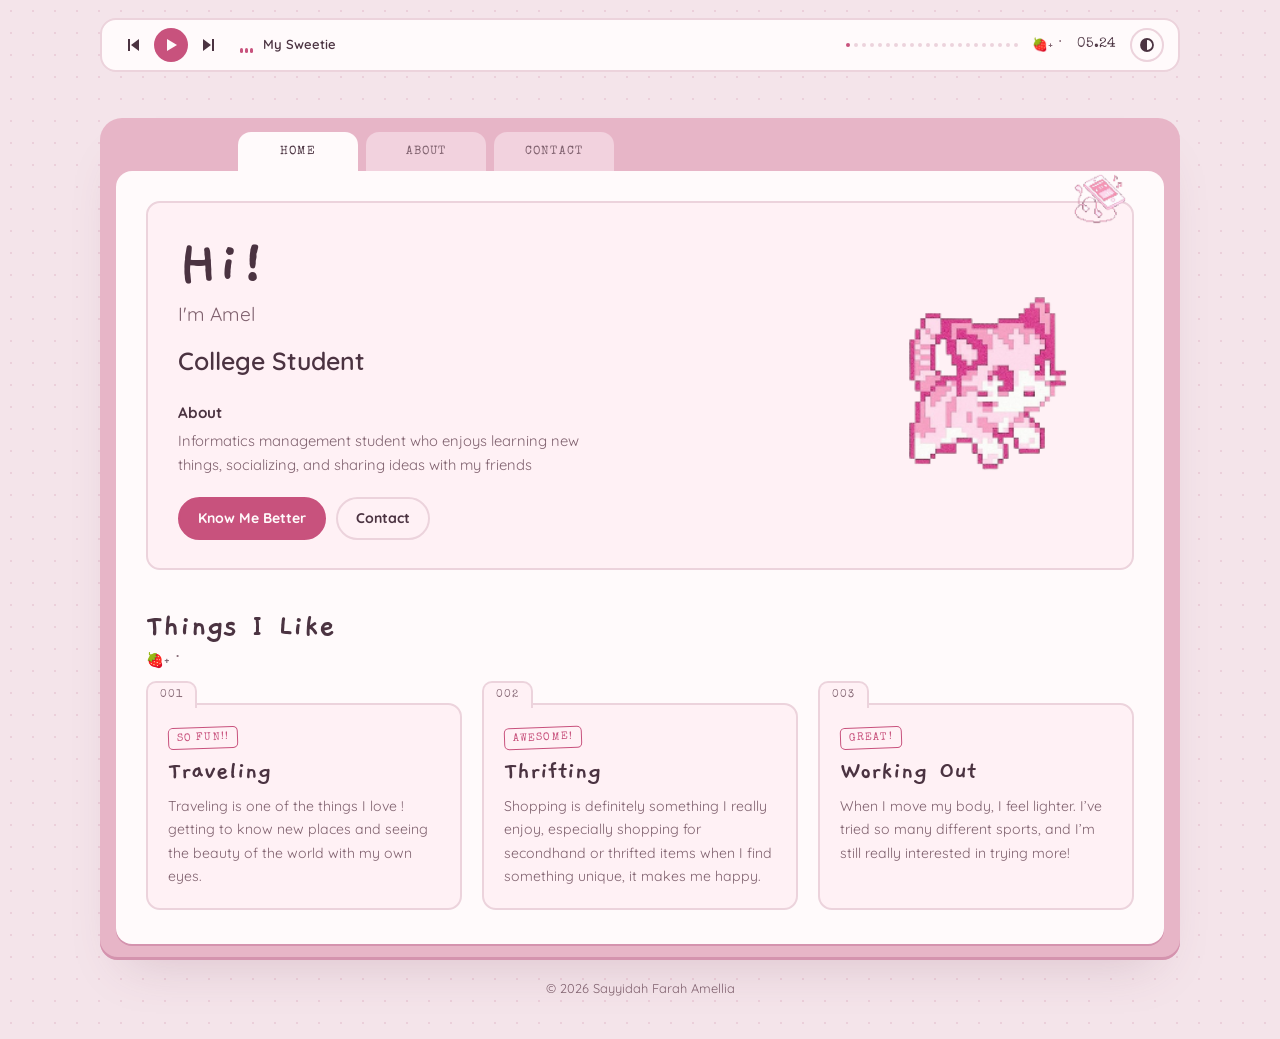
<file: index.html>
<!doctype html>
<html lang="id">
  <head>
    <meta charset="utf-8" />
    <meta name="viewport" content="width=device-width, initial-scale=1" />
    <title>Berkas Portofolio</title>
    <link rel="preconnect" href="https://fonts.googleapis.com" />
    <link rel="preconnect" href="https://fonts.gstatic.com" crossorigin />
    <link
      rel="stylesheet"
      href="https://fonts.googleapis.com/css2?family=Gaegu:wght@400;700&family=Quicksand:wght@400;500;600;700&family=Special+Elite&display=swap"
    />
    <link rel="stylesheet" href="style.css" />
    <script>
      /* pasang tema tersimpan dan lewati intro di kunjungan berikutnya, sebelum halaman tampil */
      (function () {
        var r = document.documentElement;
        try {
          var t = localStorage.getItem("berkas-theme");
          if (t) r.setAttribute("data-theme", t);
          if (sessionStorage.getItem("berkas-intro"))
            r.classList.add("no-intro");
        } catch (e) {}
      })();
    </script>
  </head>
  <body class="has-loader">
    <!-- loading screen (hanya di index) -->
    <div class="loader" id="loader" aria-hidden="true">
      <div class="loader-card">
        <div class="bar">
          <div class="bar-fill"></div>
          <div class="bar-stars">
            <svg class="s1" viewBox="0 0 24 24">
              <path
                class="star-shape"
                d="M12 1.5l3 6.8 7.4.8-5.5 5 1.6 7.3L12 17.6l-6.5 3.8 1.6-7.3-5.5-5 7.4-.8z"
              />
            </svg>
            <svg class="s2" viewBox="0 0 24 24">
              <path
                class="star-shape"
                d="M12 1.5l3 6.8 7.4.8-5.5 5 1.6 7.3L12 17.6l-6.5 3.8 1.6-7.3-5.5-5 7.4-.8z"
              />
            </svg>
          </div>
        </div>
        <p class="stamp-line">
          Berkas rahasia: portofolio <span data-name>Amel</span>...
        </p>
      </div>
    </div>

    <div class="wrap">
      <!-- pemutar musik -->
      <header class="deck" id="deck">
        <div class="ctl">
          <button type="button" id="prev" aria-label="Lagu sebelumnya">
            <svg viewBox="0 0 16 16">
              <path d="M3 2h2v12H3zM14 2v12L6 8z" />
            </svg>
          </button>
          <button
            type="button"
            class="play"
            id="play"
            aria-label="Putar musik"
            aria-pressed="false"
          >
            <svg viewBox="0 0 16 16" id="ico-play">
              <path d="M4 2l10 6-10 6z" />
            </svg>
            <svg viewBox="0 0 16 16" id="ico-pause" hidden>
              <path d="M3 2h4v12H3zM9 2h4v12H9z" />
            </svg>
          </button>
          <button type="button" id="next" aria-label="Lagu berikutnya">
            <svg viewBox="0 0 16 16">
              <path d="M11 2h2v12h-2zM2 2l8 6-8 6z" />
            </svg>
          </button>
        </div>
        <div class="track">
          <span class="eq" aria-hidden="true"><i></i><i></i><i></i></span>
          <span class="track-name" id="track-name">Rainy Window Tape</span>
        </div>
        <div class="dots" id="dots" aria-hidden="true"></div>
        <span class="hello">🍓˖ ་</span>
        <span class="clock" id="clock" aria-label="Jam sekarang">--.--</span>
        <button
          type="button"
          class="theme"
          id="theme"
          aria-label="Ganti tema terang atau gelap"
        >
          <svg viewBox="0 0 16 16">
            <circle
              cx="8"
              cy="8"
              r="6"
              fill="none"
              stroke="currentColor"
              stroke-width="1.8"
            />
            <path d="M8 2a6 6 0 0 0 0 12z" fill="currentColor" />
          </svg>
        </button>
      </header>

      <div class="stage">
        <main class="folder">
          <nav class="tabs" aria-label="Halaman">
            <a class="tab" href="index.html" aria-current="page">Home</a>
            <a class="tab" href="about.html">About</a>
            <a class="tab" href="contact.html">Contact</a>
          </nav>

          <div class="sheet">
            <img
              class="clip for-light"
              src="image/clip_pink.png"
              alt="light clip"
            />
            <img
              class="clip for-dark"
              src="image/clip_blue.png"
              alt="dark clip"
            />

            <div class="stack">
              <section class="card">
                <div class="split">
                  <div>
                    <h1 class="hi">Hi!</h1>
                    <p class="who">I'm <span data-name>Amel!</span></p>
                    <p class="role" data-role>College Student</p>
                    <h2 class="mini">About</h2>
                    <p class="lead">
                      Informatics management student who enjoys learning new
                      things, socializing, and sharing ideas with my friends
                    </p>
                    <div class="actions">
                      <a class="btn" href="about.html">Know Me Better</a>
                      <a class="btn ghost" href="contact.html">Contact</a>
                    </div>
                  </div>
                  <img
                    class="mascot for-light"
                    src="image/pink_cat.png"
                    alt="Kucing pixel pink"
                  />
                  <img
                    class="mascot for-dark"
                    src="image/blue_cat.png"
                    alt="Kucing pixel versi gelap"
                  />
                </div>
              </section>

              <section>
                <h2 class="h2">Things I Like</h2>
                <p class="sub">🍓˖ ་</p>
                <div class="cases">
                  <article class="case" data-no="001">
                    <span class="status">So Fun!!</span>
                    <h3>Traveling</h3>
                    <p>
                      Traveling is one of the things I love ! getting to know
                      new places and seeing the beauty of the world with my own
                      eyes.
                    </p>
                  </article>
                  <article class="case" data-no="002">
                    <span class="status">Awesome!</span>
                    <h3>Thrifting</h3>
                    <p>
                      Shopping is definitely something I really enjoy,
                      especially shopping for secondhand or thrifted items when
                      I find something unique, it makes me happy.
                    </p>
                  </article>
                  <article class="case" data-no="003">
                    <span class="status">Great!</span>
                    <h3>Working Out</h3>
                    <p>
                      When I move my body, I feel lighter. I’ve tried so many
                      different sports, and I’m still really interested in
                      trying more!
                    </p>
                  </article>
                </div>
              </section>
            </div>
          </div>
        </main>
      </div>

      <p class="note">© 2026 Sayyidah Farah Amellia</p>
    </div>

    <script src="main.js"></script>
  </body>
</html>
</file>
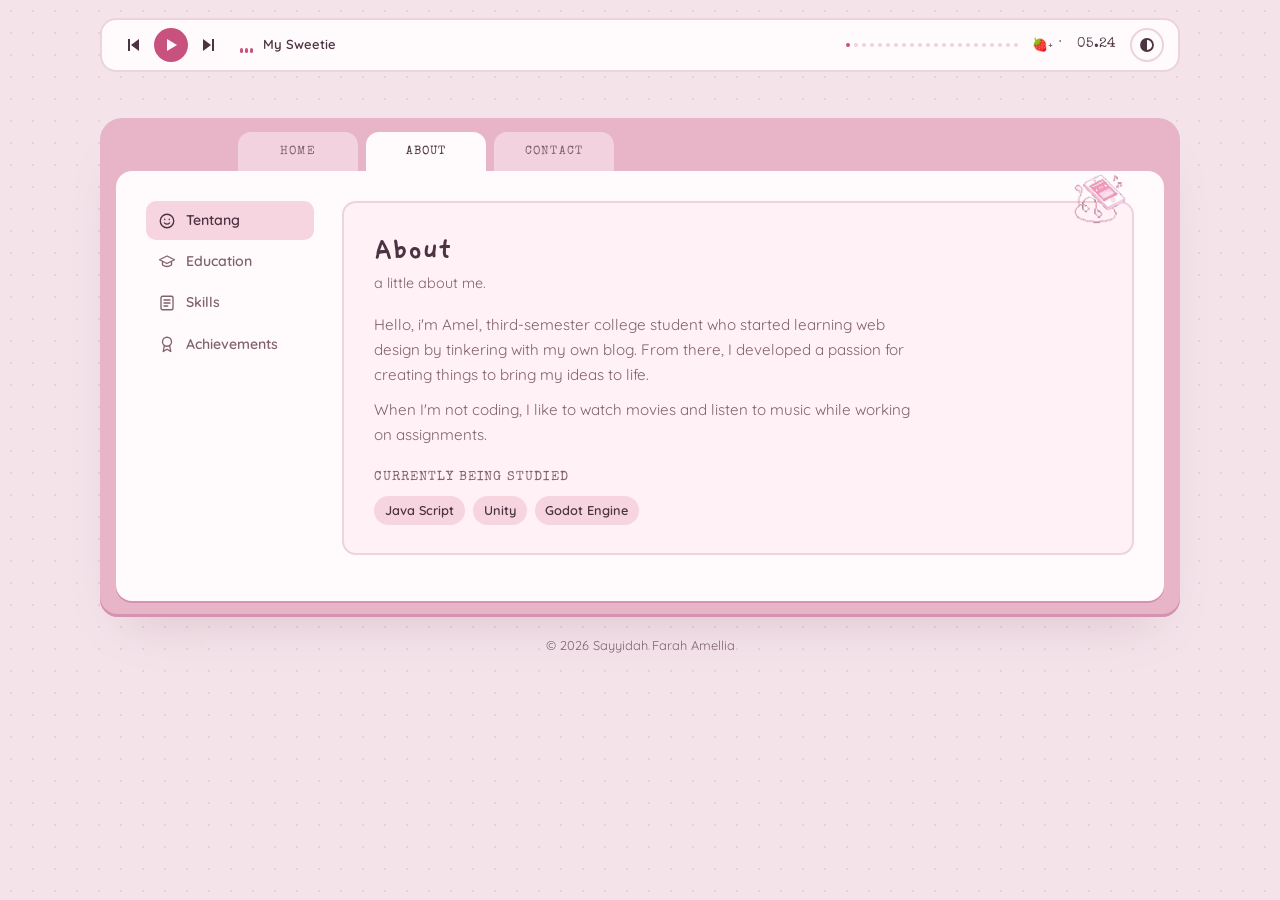
<file: about.html>
<!doctype html>
<html lang="id">
  <head>
    <meta charset="utf-8" />
    <meta name="viewport" content="width=device-width, initial-scale=1" />
    <title>Tentang | Berkas Portofolio</title>
    <link rel="preconnect" href="https://fonts.googleapis.com" />
    <link rel="preconnect" href="https://fonts.gstatic.com" crossorigin />
    <link
      rel="stylesheet"
      href="https://fonts.googleapis.com/css2?family=Gaegu:wght@400;700&family=Quicksand:wght@400;500;600;700&family=Special+Elite&display=swap"
    />
    <link rel="stylesheet" href="style.css" />
    <script>
      (function () {
        var r = document.documentElement;
        try {
          var t = localStorage.getItem("berkas-theme");
          if (t) r.setAttribute("data-theme", t);
          if (sessionStorage.getItem("berkas-intro"))
            r.classList.add("no-intro");
        } catch (e) {}
      })();
    </script>
  </head>
  <body>
    <div class="wrap">
      <header class="deck" id="deck">
        <div class="ctl">
          <button type="button" id="prev" aria-label="Lagu sebelumnya">
            <svg viewBox="0 0 16 16">
              <path d="M3 2h2v12H3zM14 2v12L6 8z" />
            </svg>
          </button>
          <button
            type="button"
            class="play"
            id="play"
            aria-label="Putar musik"
            aria-pressed="false"
          >
            <svg viewBox="0 0 16 16" id="ico-play">
              <path d="M4 2l10 6-10 6z" />
            </svg>
            <svg viewBox="0 0 16 16" id="ico-pause" hidden>
              <path d="M3 2h4v12H3zM9 2h4v12H9z" />
            </svg>
          </button>
          <button type="button" id="next" aria-label="Lagu berikutnya">
            <svg viewBox="0 0 16 16">
              <path d="M11 2h2v12h-2zM2 2l8 6-8 6z" />
            </svg>
          </button>
        </div>
        <div class="track">
          <span class="eq" aria-hidden="true"><i></i><i></i><i></i></span>
          <span class="track-name" id="track-name">Rainy Window Tape</span>
        </div>
        <div class="dots" id="dots" aria-hidden="true"></div>
        <span class="hello">🍓˖ ་</span>
        <span class="clock" id="clock" aria-label="Jam sekarang">--.--</span>
        <button
          type="button"
          class="theme"
          id="theme"
          aria-label="Ganti tema terang atau gelap"
        >
          <svg viewBox="0 0 16 16">
            <circle
              cx="8"
              cy="8"
              r="6"
              fill="none"
              stroke="currentColor"
              stroke-width="1.8"
            />
            <path d="M8 2a6 6 0 0 0 0 12z" fill="currentColor" />
          </svg>
        </button>
      </header>

      <div class="stage">
        <main class="folder">
          <nav class="tabs" aria-label="Halaman">
            <a class="tab" href="index.html">Home</a>
            <a class="tab" href="about.html" aria-current="page">About</a>
            <a class="tab" href="contact.html">Contact</a>
          </nav>

          <div class="sheet">
            <img
              class="clip for-light"
              src="image/clip_pink.png"
              alt="light clip"
            />
            <img
              class="clip for-dark"
              src="image/clip_blue.png"
              alt="dark clip"
            />

            <div class="layout">
              <nav class="side" aria-label="Isi profil">
                <button
                  type="button"
                  class="side-btn"
                  data-pane="about"
                  aria-current="true"
                >
                  <svg viewBox="0 0 24 24">
                    <circle cx="12" cy="12" r="9" />
                    <path d="M8.5 14.5q3.5 3.5 7 0M9 9.5v.5M15 9.5v.5" /></svg
                  >Tentang
                </button>
                <button type="button" class="side-btn" data-pane="education">
                  <svg viewBox="0 0 24 24">
                    <path d="M2 9l10-5 10 5-10 5z" />
                    <path d="M6 11.5V16q6 4 12 0v-4.5" /></svg
                  >Education
                  </button>
                <button type="button" class="side-btn" data-pane="skills">
                  <svg viewBox="0 0 24 24">
                    <rect x="4" y="3" width="16" height="18" rx="2" />
                    <path d="M8 8h8M8 12h8M8 16h5" /></svg
                  >Skills
                  </button>
                <button
                  type="button"
                  class="side-btn"
                  data-pane="Achievements"
                >
                  <svg viewBox="0 0 24 24">
                    <circle cx="12" cy="9" r="6" />
                    <path d="M8.5 14L7 22l5-3 5 3-1.5-8" /></svg
                  >Achievements
                </button>
              </nav>

              <div class="card">
                <article class="pane" data-pane="about">
                  <h2 class="h2">About</h2>
                  <p class="sub">a little about me.</p>
                  <div class="prose">
                    <p>
                      Hello, i'm <span data-name>Amel</span>, third-semester
                      college student who started learning web design by
                      tinkering with my own blog. From there, I developed a
                      passion for creating things to bring my ideas to life.
                    </p>
                    <p>
                      When I'm not coding, I like to watch movies and listen to
                      music while working on assignments.
                    </p>
                  </div>
                  <div class="group">
                    <h3>Currently being studied</h3>
                    <div class="chips">
                      <span class="chip">Java Script</span
                      ><span class="chip">Unity</span
                      ><span class="chip">Godot Engine</span>
                    </div>
                  </div>
                </article>

                <article class="pane" data-pane="education" hidden>
                  <h2 class="h2">Education</h2>
                  <ul class="list">
                    <li class="row">
                      <strong>Universitas Negeri Surabaya</strong
                      ><span class="meta">2025 till now</span>
                      <p>
                        D4 Informatics Manajement. Focus on web development and cybersecurity.
                      </p>
                    </li>
                    <li class="row">
                      <strong>SMA Antartika Sidoarjo</strong
                      ><span class="meta">2022 - 2025</span>
                      <p>Social Studies track. Member of taekwondo club.</p>
                    </li>
                  </ul>
                </article>

                <article class="pane" data-pane="skills" hidden>
                  <h2 class="h2">Skills</h2>
                  <p class="sub">The most commonly used tool.</p>
                  <div class="groups">
                    <div class="group">
                      <h3>Frontend</h3>
                      <div class="chips">
                        <span class="chip">HTML</span
                        ><span class="chip">CSS</span
                        ><span class="chip">JavaScript</span
                      </div>
                    </div>
                  </div>
                </article>
                <article class="pane" data-pane="Achievements" hidden>
                  <h2 class="h2">Achievements</h2>
                    <li class="row">
                      <strong>1st Place in F-Kyorugi Group 065 Taekwondo UNESA Rector’s Cup</strong
                      ><span class="meta">2024</span>
                      <p>UNESA</p>
                    </li>
                    <li class="row">
                      <strong>2nd Place in F-Kyorugi KBPP POLRI East Java Taekwondo Cup</strong
                      ><span class="meta">2023</span>
                      <p>KONI EAST JAVA</p>
                    </li>
                  </ul>
                </article>
              </div>
            </div>
          </div>
        </main>
      </div>

      <p class="note">© 2026 Sayyidah Farah Amellia</p>
    </div>

    <script src="main.js"></script>
  </body>
</html>
</file>
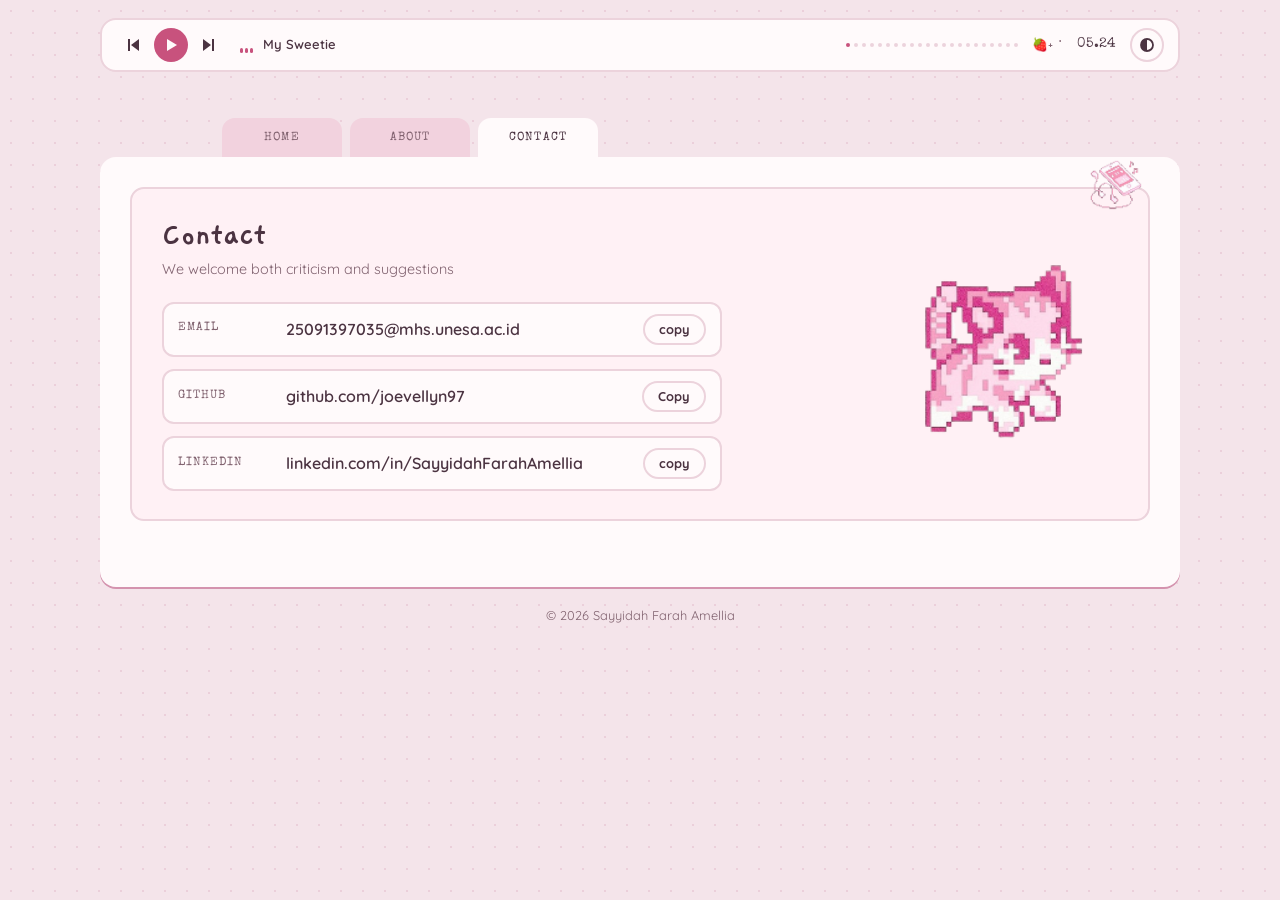
<file: contact.html>
<!doctype html>
<html lang="id">
  <head>
    <meta charset="utf-8" />
    <meta name="viewport" content="width=device-width, initial-scale=1" />
    <title>Kontak | Berkas Portofolio</title>
    <link rel="preconnect" href="https://fonts.googleapis.com" />
    <link rel="preconnect" href="https://fonts.gstatic.com" crossorigin />
    <link
      rel="stylesheet"
      href="https://fonts.googleapis.com/css2?family=Gaegu:wght@400;700&family=Quicksand:wght@400;500;600;700&family=Special+Elite&display=swap"
    />
    <link rel="stylesheet" href="style.css" />
    <script>
      (function () {
        var r = document.documentElement;
        try {
          var t = localStorage.getItem("berkas-theme");
          if (t) r.setAttribute("data-theme", t);
          if (sessionStorage.getItem("berkas-intro"))
            r.classList.add("no-intro");
        } catch (e) {}
      })();
    </script>
  </head>
  <body>
    <div class="wrap">
      <header class="deck" id="deck">
        <div class="ctl">
          <button type="button" id="prev" aria-label="Lagu sebelumnya">
            <svg viewBox="0 0 16 16">
              <path d="M3 2h2v12H3zM14 2v12L6 8z" />
            </svg>
          </button>
          <button
            type="button"
            class="play"
            id="play"
            aria-label="Putar musik"
            aria-pressed="false"
          >
            <svg viewBox="0 0 16 16" id="ico-play">
              <path d="M4 2l10 6-10 6z" />
            </svg>
            <svg viewBox="0 0 16 16" id="ico-pause" hidden>
              <path d="M3 2h4v12H3zM9 2h4v12H9z" />
            </svg>
          </button>
          <button type="button" id="next" aria-label="Lagu berikutnya">
            <svg viewBox="0 0 16 16">
              <path d="M11 2h2v12h-2zM2 2l8 6-8 6z" />
            </svg>
          </button>
        </div>
        <div class="track">
          <span class="eq" aria-hidden="true"><i></i><i></i><i></i></span>
          <span class="track-name" id="track-name">Rainy Window Tape</span>
        </div>
        <div class="dots" id="dots" aria-hidden="true"></div>
        <span class="hello">🍓˖ ་</span>
        <span class="clock" id="clock" aria-label="Jam sekarang">--.--</span>
        <button
          type="button"
          class="theme"
          id="theme"
          aria-label="Ganti tema terang atau gelap"
        >
          <svg viewBox="0 0 16 16">
            <circle
              cx="8"
              cy="8"
              r="6"
              fill="none"
              stroke="currentColor"
              stroke-width="1.8"
            />
            <path d="M8 2a6 6 0 0 0 0 12z" fill="currentColor" />
          </svg>
        </button>
      </header>

      <div class="stage"
        <main class="folder">
          <nav class="tabs" aria-label="Halaman">
            <a class="tab" href="index.html">Home</a>
            <a class="tab" href="about.html">About</a>
            <a class="tab" href="contact.html" aria-current="page">Contact</a>
          </nav>

          <div class="sheet">
            <img
              class="clip for-light"
              src="image/clip_pink.png"
              alt="light clip"
            />
            <img
              class="clip for-dark"
              src="image/clip_blue.png"
              alt="dark clip"
            />

            <section class="card">
              <div class="split">
                <div>
                  <h1 class="h2">Contact</h1>
                  <p class="sub">
                    We welcome both criticism and suggestions
                  </p>
                  <div class="contact">
                    <div class="crow">
                      <span class="k">Email</span
                      ><span class="v" id="v-email">25091397035@mhs.unesa.ac.id</span
                      ><button type="button" class="copy" data-target="v-email">
                        copy
                      </button>
                    </div>
                    <div class="crow">
                      <span class="k">GitHub</span
                      ><span class="v" id="v-gh">github.com/joevellyn97</span
                      ><button type="button" class="copy" data-target="v-gh">
                        Copy
                      </button>
                    </div>
                    <div class="crow">
                      <span class="k">LinkedIn</span
                      ><span class="v" id="v-in">linkedin.com/in/SayyidahFarahAmellia</span
                      ><button type="button" class="copy" data-target="v-in">
                        copy
                      </button>
                    </div>
                  </div>
                </div>
                <img
                  class="mascot for-light"
                  src="image/pink_cat.png"
                  alt="Kucing pixel pink"
                />
                <img
                  class="mascot for-dark"
                  src="image/blue_cat.png"
                  alt="Kucing pixel versi gelap"
                />
              </div>
            </section>
          </div>
        </main>
      </div>

      <p class="note">
        © 2026 Sayyidah Farah Amellia
      </p>
    </div>

    <script src="main.js"></script>
  </body>
</html>
</file>
<file: style.css>
/* Layout: folder pink di atas meja bertitik. Strip atas = pemutar musik, tab folder di tepi atas folder,
   di dalamnya selembar kertas berisi konten (about.html punya indeks di kiri). */
:root {
  --desk: #f4e4ea;
  --desk-dot: #ebcfda;
  --folder: #e7b5c7;
  --folder-edge: #d493ae;
  --tab: #f2d2de;
  --paper: #fffafb;
  --card: #fff1f5;
  --ink: #4b3341;
  --ink-soft: #80626f;
  --line: #ecd3dc;
  --accent: #c8527d;
  --accent-soft: #f7d5e0;
  --shadow: rgba(120, 60, 85, 0.22);
  --f-display: "Gaegu", "Comic Sans MS", cursive;
  --f-body: "Quicksand", system-ui, sans-serif;
  --f-stamp: "Special Elite", "Courier New", monospace;
}
@media (prefers-color-scheme: dark) {
  :root:not([data-theme="light"]) {
    --desk: #141214;
    --desk-dot: #9ea7b3;
    --folder: #636d79;
    --folder-edge: #464c55;
    --tab: #636d79;
    --paper: #464c55;
    --card: #302f33;
    --ink: #c2c7cf;
    --ink-soft: #9ea7b3;
    --line: #636d79;
    --accent: #c2c7cf;
    --accent-soft: #464c55;
    --shadow: rgba(0, 0, 0, 0.5);
    color-scheme: dark;
  }
}
:root[data-theme="dark"] {
  --desk: #141214;
  --desk-dot: #9ea7b3;
  --folder: #636d79;
  --folder-edge: #464c55;
  --tab: #636d79;
  --paper: #464c55;
  --card: #302f33;
  --ink: #c2c7cf;
  --ink-soft: #9ea7b3;
  --line: #636d79;
  --accent: #c2c7cf;
  --accent-soft: #464c55;
  --shadow: rgba(0, 0, 0, 0.5);
  color-scheme: dark;
}

*,
*::before,
*::after {
  box-sizing: border-box;
}
[hidden] {
  display: none !important;
}
html {
  -webkit-text-size-adjust: 100%;
}
body {
  margin: 0;
  background-color: var(--desk);
  background-image: radial-gradient(var(--desk-dot) 1.4px, transparent 1.5px);
  background-size: 22px 22px;
  color: var(--ink);
  font-family: var(--f-body);
  font-size: 16px;
  line-height: 1.65;
  padding-inline: 16px;
  padding-block: 18px 40px;
}
.wrap {
  max-width: 1080px;
  margin-inline: auto;
}
h1,
h2,
h3,
p,
ul {
  margin: 0;
}
h1,
h2,
h3 {
  text-wrap: balance;
}
img {
  max-width: 100%;
}
button {
  font: inherit;
  color: inherit;
  cursor: pointer;
}
:focus-visible {
  outline: 3px solid var(--accent);
  outline-offset: 2px;
  border-radius: 6px;
}

/* ---------- Loading screen (CSS murni, berhenti sendiri) ---------- */
.loader {
  position: fixed;
  inset: 0;
  z-index: 50;
  display: grid;
  place-items: center;
  padding: 24px;
  background: var(--desk);
  animation: loader-out 0.45s ease 2.1s forwards;
}
.loader-card {
  width: min(560px, 100%);
  aspect-ratio: 16/9;
  min-height: 210px;
  background: var(--folder);
  border-radius: 20px;
  display: grid;
  place-content: center;
  justify-items: center;
  gap: 18px;
  padding: 16px;
  box-shadow: 0 24px 50px -24px var(--shadow);
  position: relative;
}
.loader-card::before {
  content: "";
  position: absolute;
  left: 18px;
  top: -16px;
  width: 38%;
  height: 22px;
  background: var(--folder);
  border-radius: 12px 12px 0 0;
}
.bar {
  position: relative;
  width: min(300px, 68vw);
  height: 24px;
  border: 3px solid var(--ink);
  border-radius: 99px;
  background: var(--paper);
}
.bar-fill {
  height: 100%;
  width: 0;
  border-radius: 99px;
  background: var(--accent-soft);
  animation: bar-fill 1.9s cubic-bezier(0.45, 0.1, 0.3, 1) forwards;
}
.bar-stars {
  position: absolute;
  top: 50%;
  left: 0;
  width: 0;
  height: 0;
  animation: bar-star 1.9s cubic-bezier(0.45, 0.1, 0.3, 1) forwards;
}
.bar-stars svg {
  position: absolute;
  overflow: visible;
}
.bar-stars .s1 {
  width: 30px;
  height: 30px;
  left: -14px;
  top: -24px;
  transform: rotate(-12deg);
}
.bar-stars .s2 {
  width: 22px;
  height: 22px;
  left: 2px;
  top: -2px;
  transform: rotate(14deg);
}
.star-shape {
  fill: var(--accent-soft);
  stroke: var(--ink);
  stroke-width: 1.6;
  stroke-linejoin: round;
}
.stamp-line {
  font-family: var(--f-stamp);
  font-size: 0.72rem;
  letter-spacing: 0.06em;
  color: var(--ink);
  text-transform: uppercase;
  text-align: center;
  overflow-wrap: anywhere;
}
@keyframes bar-fill {
  to {
    width: 100%;
  }
}
@keyframes bar-star {
  to {
    left: 100%;
  }
}
@keyframes loader-out {
  to {
    opacity: 0;
    visibility: hidden;
  }
}
.no-intro .loader {
  display: none;
}

/* ---------- Pemutar musik ---------- */
.deck {
  display: flex;
  align-items: center;
  gap: 14px;
  flex-wrap: wrap;
  background: var(--paper);
  border: 2px solid var(--line);
  border-radius: 16px;
  padding: 8px 14px;
}
.ctl {
  display: flex;
  align-items: center;
  gap: 4px;
}
.ctl button {
  width: 34px;
  height: 34px;
  display: grid;
  place-items: center;
  border: 0;
  border-radius: 50%;
  background: transparent;
  color: var(--ink);
}
.ctl button:hover {
  background: var(--accent-soft);
}
.ctl .play {
  background: var(--accent);
  color: var(--paper);
}
.ctl .play:hover {
  background: var(--accent);
  filter: brightness(1.08);
}
.ctl svg {
  width: 16px;
  height: 16px;
  fill: currentColor;
}
.track {
  display: flex;
  align-items: center;
  gap: 10px;
  min-width: 0;
  flex: 1 1 180px;
}
.eq {
  display: flex;
  align-items: flex-end;
  gap: 2px;
  height: 16px;
  flex: none;
}
.eq i {
  width: 3px;
  height: 5px;
  border-radius: 2px;
  background: var(--accent);
}
.playing .eq i {
  animation: eq 0.9s ease-in-out infinite;
}
.playing .eq i:nth-child(2) {
  animation-delay: 0.2s;
}
.playing .eq i:nth-child(3) {
  animation-delay: 0.45s;
}
@keyframes eq {
  0%,
  100% {
    height: 4px;
  }
  50% {
    height: 16px;
  }
}
.track-name {
  font-size: 0.82rem;
  font-weight: 600;
  white-space: nowrap;
  overflow: hidden;
  text-overflow: ellipsis;
  min-width: 0;
}
.dots {
  display: flex;
  gap: 4px;
  flex: none;
}
.dots i {
  width: 4px;
  height: 4px;
  border-radius: 50%;
  background: var(--line);
}
.dots i.on {
  background: var(--accent);
}
.hello {
  font-size: 0.8rem;
  color: var(--ink-soft);
  white-space: nowrap;
}
.clock {
  font-family: var(--f-stamp);
  font-size: 0.9rem;
  font-variant-numeric: tabular-nums;
}
.theme {
  width: 34px;
  height: 34px;
  display: grid;
  place-items: center;
  border: 2px solid var(--line);
  border-radius: 50%;
  background: transparent;
}
.theme:hover {
  background: var(--accent-soft);
}
.theme svg {
  width: 16px;
  height: 16px;
}

/* ---------- Folder ---------- */
.stage {
  position: relative;
  margin-top: 46px;
}
.has-loader .stage {
  animation: rise 0.8s cubic-bezier(0.2, 0.8, 0.2, 1) 2s both;
}
.no-intro .has-loader .stage {
  animation: none;
}
@keyframes rise {
  from {
    opacity: 0;
    transform: translateY(26px);
  }
  to {
    opacity: 1;
    transform: none;
  }
}

.folder {
  position: relative;
  z-index: 1;
  background: var(--folder);
  border-radius: 22px 22px 18px 18px;
  padding: 14px 16px 16px;
  box-shadow:
    0 26px 50px -26px var(--shadow),
    inset 0 -3px 0 var(--folder-edge);
}
.tabs {
  display: flex;
  gap: 8px;
  padding-left: 122px;
  overflow-x: auto;
  scrollbar-width: none;
}
.tabs::-webkit-scrollbar {
  display: none;
}
.tab {
  display: block;
  flex: none;
  min-width: 120px;
  text-align: center;
  text-decoration: none;
  border-radius: 13px 13px 0 0;
  background: var(--tab);
  color: var(--ink-soft);
  padding: 10px 20px 9px;
  font-family: var(--f-stamp);
  font-size: 0.76rem;
  letter-spacing: 0.09em;
  text-transform: uppercase;
}
.tab:hover {
  color: var(--ink);
}
.tab[aria-current="page"] {
  background: var(--paper);
  color: var(--ink);
}
.sheet {
  position: relative;
  background: var(--paper);
  border-radius: 16px;
  padding: 30px 30px 34px;
  min-height: 430px;
  box-shadow: 0 2px 0 var(--folder-edge);
}
.clip {
  position: absolute;
  right: 18px;
  top: -18px;
  width: 92px;
  height: auto;
  pointer-events: none;
}
.stack {
  display: grid;
  gap: 38px;
}

.card {
  min-width: 0;
  background: var(--card);
  border: 2px solid var(--line);
  border-radius: 14px;
  padding: 28px 30px;
}
.pane:not([hidden]) {
  animation: fade 0.28s ease both;
}
@keyframes fade {
  from {
    opacity: 0;
    transform: translateY(6px);
  }
  to {
    opacity: 1;
    transform: none;
  }
}

/* about.html: indeks kiri + panel */
.layout {
  display: grid;
  grid-template-columns: 168px minmax(0, 1fr);
  gap: 28px;
}
.side {
  display: flex;
  flex-direction: column;
  gap: 2px;
  align-self: start;
}
.side-btn {
  display: flex;
  align-items: center;
  gap: 10px;
  border: 0;
  background: transparent;
  text-align: left;
  padding: 8px 12px;
  border-radius: 10px;
  font-size: 0.88rem;
  font-weight: 600;
  color: var(--ink-soft);
}
.side-btn svg {
  width: 18px;
  height: 18px;
  flex: none;
  fill: none;
  stroke: currentColor;
  stroke-width: 1.8;
  stroke-linecap: round;
  stroke-linejoin: round;
}
.side-btn:hover {
  background: var(--accent-soft);
  color: var(--ink);
}
.side-btn[aria-current="true"] {
  background: var(--accent-soft);
  color: var(--ink);
}

/* perkenalan + maskot */
.split {
  display: grid;
  grid-template-columns: minmax(0, 1fr) minmax(0, 260px);
  gap: 24px;
  align-items: center;
}
.hi {
  font-family: var(--f-display);
  font-weight: 700;
  font-size: 4rem;
  line-height: 1;
  letter-spacing: 0.01em;
}
.who {
  font-size: 1.2rem;
  color: var(--ink-soft);
  margin-top: 4px;
}
.role {
  font-size: 1.55rem;
  font-weight: 600;
  margin-top: 10px;
}
.mini {
  font-size: 0.95rem;
  font-weight: 700;
  margin-top: 18px;
}
.lead {
  font-size: 0.92rem;
  color: var(--ink-soft);
  max-width: 46ch;
  margin-top: 4px;
}
.actions {
  display: flex;
  flex-wrap: wrap;
  align-items: center;
  gap: 10px;
  margin-top: 20px;
}
.btn {
  display: inline-block;
  text-decoration: none;
  font-weight: 700;
  font-size: 0.88rem;
  padding: 8px 18px;
  border-radius: 99px;
  border: 2px solid var(--accent);
  background: var(--accent);
  color: var(--paper);
}
.btn:hover {
  filter: brightness(1.08);
}
.btn.ghost {
  background: transparent;
  color: var(--ink);
  border-color: var(--line);
}
.btn.ghost:hover {
  background: var(--accent-soft);
  filter: none;
}
.stamp {
  display: inline-block;
  margin-left: 6px;
  transform: rotate(-4deg);
  border: 2px solid var(--accent);
  color: var(--accent);
  border-radius: 6px;
  font-family: var(--f-stamp);
  font-size: 0.74rem;
  letter-spacing: 0.12em;
  padding: 3px 10px;
  text-transform: uppercase;
}
.mascot {
  width: 100%;
  max-width: 250px;
  height: auto;
  justify-self: center;
}

/* judul dan isi */
.h2 {
  font-family: var(--f-display);
  font-weight: 700;
  font-size: 2.1rem;
  line-height: 1.1;
}
.sub {
  font-size: 0.9rem;
  color: var(--ink-soft);
  margin-top: 4px;
}
.prose {
  display: grid;
  gap: 10px;
  margin-top: 16px;
  max-width: 60ch;
  font-size: 0.95rem;
  color: var(--ink-soft);
}
.list {
  list-style: none;
  padding: 0;
  margin-top: 18px;
  display: grid;
  gap: 12px;
}
.row {
  display: grid;
  grid-template-columns: minmax(0, 1fr) auto;
  gap: 4px 16px;
  padding-bottom: 12px;
  border-bottom: 1.5px dashed var(--line);
}
.row:last-child {
  border-bottom: 0;
  padding-bottom: 0;
}
.row strong {
  font-weight: 700;
}
.row span.meta {
  font-family: var(--f-stamp);
  font-size: 0.8rem;
  color: var(--ink-soft);
  text-align: right;
  white-space: nowrap;
}
.row p {
  grid-column: 1/-1;
  font-size: 0.88rem;
  color: var(--ink-soft);
}
.groups {
  display: grid;
  gap: 18px;
  margin-top: 18px;
}
.prose + .group {
  margin-top: 20px;
}
.group h3 {
  font-size: 0.8rem;
  font-family: var(--f-stamp);
  font-weight: 400;
  letter-spacing: 0.08em;
  text-transform: uppercase;
  color: var(--ink-soft);
}
.chips {
  display: flex;
  flex-wrap: wrap;
  gap: 8px;
  margin-top: 8px;
}
.chip {
  font-size: 0.8rem;
  font-weight: 600;
  padding: 0.28em 0.85em;
  border-radius: 99px;
  background: var(--accent-soft);
  color: var(--ink);
}
.line {
  list-style: none;
  padding: 0 0 0 22px;
  margin-top: 20px;
  border-left: 2px solid var(--line);
  display: grid;
  gap: 20px;
}
.line li {
  position: relative;
}
.line li::before {
  content: "";
  position: absolute;
  left: -30px;
  top: 6px;
  width: 14px;
  height: 14px;
  background: var(--accent);
  clip-path: polygon(
    50% 0,
    62% 36%,
    100% 38%,
    70% 60%,
    80% 100%,
    50% 76%,
    20% 100%,
    30% 60%,
    0 38%,
    38% 36%
  );
}
.line .when {
  font-family: var(--f-stamp);
  font-size: 0.78rem;
  color: var(--ink-soft);
}
.line strong {
  display: block;
}
.line p {
  font-size: 0.88rem;
  color: var(--ink-soft);
}

/* proyek */
.cases {
  display: grid;
  grid-template-columns: repeat(auto-fit, minmax(230px, 1fr));
  gap: 20px;
  margin-top: 30px;
}
.case {
  position: relative;
  background: var(--card);
  border: 2px solid var(--line);
  border-radius: 4px 14px 14px 14px;
  padding: 22px 20px 20px;
  display: flex;
  flex-direction: column;
  gap: 8px;
  min-width: 0;
}
.case::before {
  content: attr(data-no);
  position: absolute;
  left: -2px;
  top: -24px;
  background: var(--card);
  border: 2px solid var(--line);
  border-bottom: 0;
  border-radius: 10px 10px 0 0;
  font-family: var(--f-stamp);
  font-size: 0.7rem;
  letter-spacing: 0.08em;
  padding: 3px 12px;
  color: var(--ink-soft);
}
.case h3 {
  font-family: var(--f-display);
  font-size: 1.7rem;
  font-weight: 700;
  line-height: 1.1;
}
.case p {
  font-size: 0.88rem;
  color: var(--ink-soft);
}
.case .chips {
  margin-top: auto;
  padding-top: 6px;
}
.status {
  align-self: flex-start;
  font-family: var(--f-stamp);
  font-size: 0.68rem;
  letter-spacing: 0.1em;
  text-transform: uppercase;
  border: 1.5px solid var(--accent);
  color: var(--accent);
  border-radius: 5px;
  padding: 1px 8px;
  transform: rotate(-2deg);
}

/* kontak */
.contact {
  display: grid;
  gap: 12px;
  margin-top: 20px;
  max-width: 560px;
}
.crow {
  display: grid;
  grid-template-columns: 96px minmax(0, 1fr) auto;
  align-items: center;
  gap: 12px;
  background: var(--paper);
  border: 2px solid var(--line);
  border-radius: 12px;
  padding: 10px 14px;
}
.crow .k {
  font-family: var(--f-stamp);
  font-size: 0.75rem;
  letter-spacing: 0.08em;
  text-transform: uppercase;
  color: var(--ink-soft);
}
.crow .v {
  font-weight: 600;
  overflow-wrap: anywhere;
  min-width: 0;
}
.copy {
  border: 2px solid var(--line);
  background: transparent;
  border-radius: 99px;
  padding: 3px 14px;
  font-size: 0.8rem;
  font-weight: 700;
}
.copy:hover {
  background: var(--accent-soft);
}
.note {
  margin-top: 18px;
  text-align: center;
  font-size: 0.8rem;
  color: var(--ink-soft);
}

/* gambar beda untuk tema terang dan gelap */
img.for-dark {
  display: none;
}
:root[data-theme="dark"] img.for-light {
  display: none;
}
:root[data-theme="dark"] img.for-dark {
  display: block;
}
@media (prefers-color-scheme: dark) {
  :root:not([data-theme="light"]) img.for-light {
    display: none;
  }
  :root:not([data-theme="light"]) img.for-dark {
    display: block;
  }
}

@media (max-width: 760px) {
  .hello {
    display: none;
  }
  .dots {
    display: none;
  }
  .stage {
    margin-top: 36px;
  }

  .folder {
    padding: 12px 10px 12px;
  }
  .tabs {
    padding-left: 80px;
  }
  .tab {
    min-width: 0;
    padding: 9px 14px 8px;
    font-size: 0.7rem;
  }
  .sheet {
    padding: 20px 14px 26px;
  }
  .clip {
    width: 62px;
    right: 10px;
    top: -12px;
  }
  .layout {
    grid-template-columns: minmax(0, 1fr);
    gap: 16px;
  }
  .side {
    flex-direction: row;
    overflow-x: auto;
    scrollbar-width: none;
    padding-bottom: 2px;
  }
  .side::-webkit-scrollbar {
    display: none;
  }
  .side-btn {
    flex: none;
    padding: 7px 12px;
  }
  .card {
    padding: 20px 16px;
  }
  .split {
    grid-template-columns: minmax(0, 1fr);
  }
  .mascot {
    max-width: 190px;
    order: -1;
  }
  .hi {
    font-size: 3.2rem;
  }
  .crow {
    grid-template-columns: minmax(0, 1fr) auto;
  }
  .crow .k {
    grid-column: 1/-1;
  }
}
@media (prefers-reduced-motion: reduce) {
  .loader {
    display: none;
  }
  .has-loader .stage,
  .pane {
    animation: none !important;
  }
  .playing .eq i {
    animation: none;
  }
}
</file>
